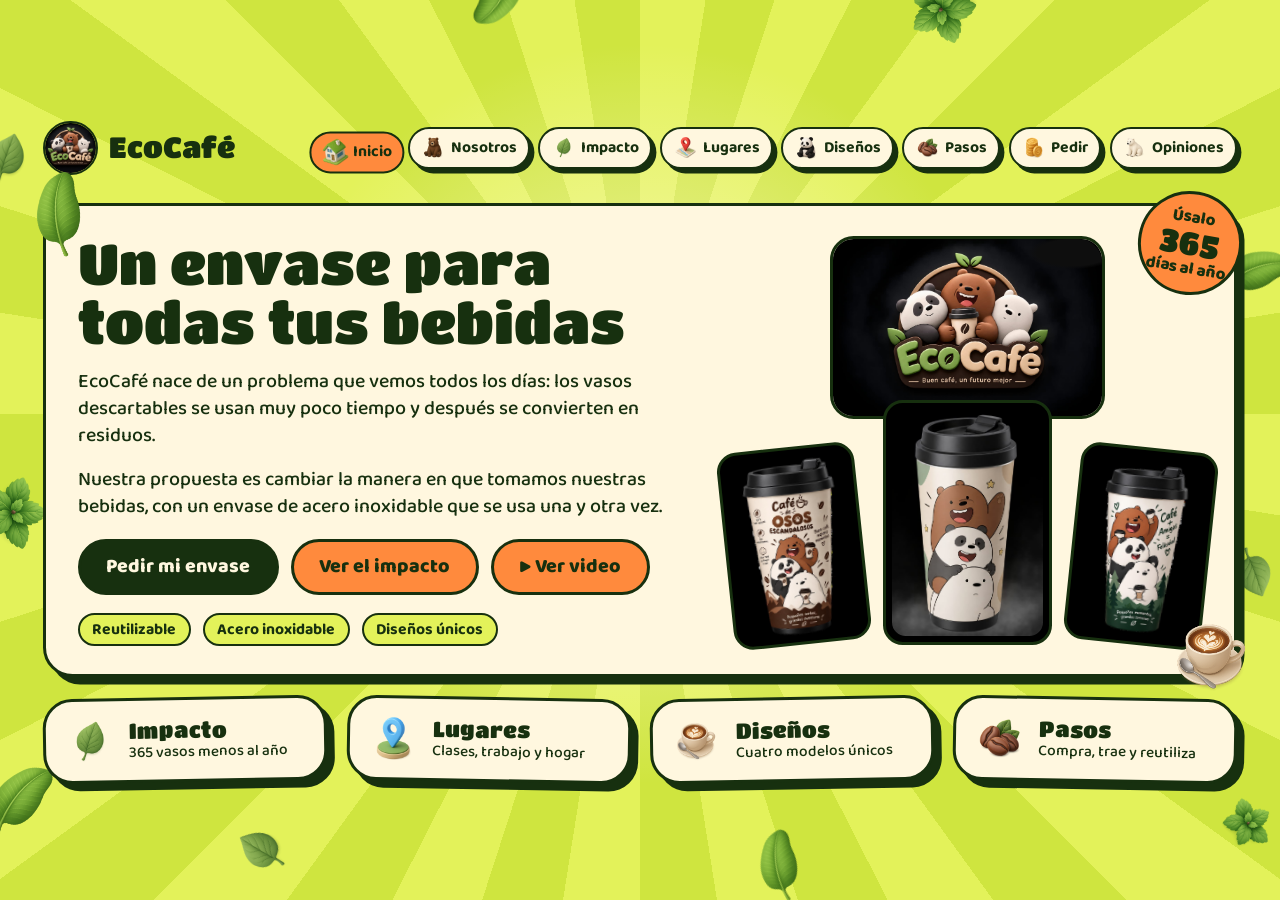
<file: index.html>
<!DOCTYPE html>
<html lang="es">
<head>
  <meta charset="utf-8">
  <meta name="viewport" content="width=device-width, initial-scale=1">
  <title>EcoCafé</title>
  <meta name="description" content="EcoCafé: envase de acero inoxidable con diseño único para tomar tus bebidas sin generar basura.">
  <link rel="icon" href="imagenes/logo.jpg">
  <link rel="preconnect" href="https://fonts.googleapis.com">
  <link rel="preconnect" href="https://fonts.gstatic.com" crossorigin>
  <link rel="stylesheet" href="https://fonts.googleapis.com/css2?family=Baloo+2:wght@500;700;800&family=Titan+One&display=swap">
  <link rel="stylesheet" href="estilos/base.css">
  <link rel="stylesheet" href="estilos/menu.css">
  <link rel="stylesheet" href="estilos/piezas.css">
  <link rel="stylesheet" href="estilos/inicio.css">
  <link rel="stylesheet" href="estilos/paginas.css">
  <link rel="stylesheet" href="estilos/adaptacion.css">
</head>
<body>
  <div class="fondo" aria-hidden="true"></div>

  <div class="lienzo">
    <header class="menu">
      <div class="marca"><img src="imagenes/logo.jpg" alt="">EcoCafé</div>
      <nav aria-label="Páginas">
        <a href="index.html" aria-current="page"><img src="imagenes/emoticones/casa.png" alt="">Inicio</a>
        <a href="paginas/nosotros.html"><img src="imagenes/emoticones/oso.png" alt="">Nosotros</a>
        <a href="paginas/impacto.html"><img src="imagenes/emoticones/hoja.png" alt="">Impacto</a>
        <a href="paginas/lugares.html"><img src="imagenes/emoticones/mapa.png" alt="">Lugares</a>
        <a href="paginas/disenos.html"><img src="imagenes/emoticones/panda.png" alt="">Diseños</a>
        <a href="paginas/pasos.html"><img src="imagenes/emoticones/granos.png" alt="">Pasos</a>
        <a href="paginas/pedir.html"><img src="imagenes/emoticones/monedas.png" alt="">Pedir</a>
        <a href="paginas/opiniones.html"><img src="imagenes/emoticones/oso-polar.png" alt="">Opiniones</a>
      </nav>
    </header>

    <main>
      <section class="pagina inicio" id="inicio">
        <div class="portada caja cols" style="--c:1.15fr .85fr">
          <div class="sello">Úsalo<b>365</b>días al año</div>
          <div class="portada-texto">
            <h1>Un envase para todas tus bebidas</h1>
            <p>EcoCafé nace de un problema que vemos todos los días: los vasos descartables se usan muy poco tiempo y después se convierten en residuos.</p>
            <p>Nuestra propuesta es cambiar la manera en que tomamos nuestras bebidas, con un envase de acero inoxidable que se usa una y otra vez.</p>
            <div class="botones">
              <a class="btn principal" href="paginas/pedir.html">Pedir mi envase</a>
              <a class="btn" href="paginas/impacto.html">Ver el impacto</a>
              <a class="btn ver-video" href="videos/envase-horizontal.mp4">▶ Ver video</a>
            </div>
            <div class="etiquetas"><span>Reutilizable</span><span>Acero inoxidable</span><span>Diseños únicos</span></div>
          </div>
          <div class="portada-fotos">
            <div class="logo-portada">
              <video src="videos/logo-animado.mp4" poster="imagenes/logo.jpg" autoplay muted loop playsinline aria-label="Logo animado de EcoCafé con tres osos y un vaso de café"></video>
              <span class="parche"></span>
              <a class="btn ver-video" href="videos/envase-vertical.mp4">▶ Ver video</a>
            </div>
            <div class="vasos">
              <div><div class="giro"><img src="imagenes/vaso-cafe.jpg" alt="Envase EcoCafé con diseño café"><img class="dorso" src="imagenes/vaso-frio.jpg" alt="Vaso EcoCafé para bebidas frías"></div></div>
              <div><video src="videos/vaso-girando.mp4" poster="imagenes/vaso-estrellas.jpg" autoplay muted loop playsinline aria-label="Envase EcoCafé con diseño de estrellas, girando"></video></div>
              <div><div class="giro"><img src="imagenes/vaso-bosque.jpg" alt="Envase EcoCafé con diseño de bosque"><img class="dorso" src="imagenes/vaso-estrellas.jpg" alt="Envase EcoCafé con diseño de estrellas"></div></div>
            </div>
          </div>
          <img class="adorno hoja" src="imagenes/emoticones/hoja-larga.png" alt="">
          <img class="adorno taza" src="imagenes/emoticones/taza.png" alt="">
        </div>
        <div class="cols inclinadas" style="--c:repeat(4,1fr)">
          <a class="caja acceso" href="paginas/impacto.html"><img class="emo" src="imagenes/emoticones/hoja.png" alt=""><span><b>Impacto</b><small>365 vasos menos al año</small></span></a>
          <a class="caja acceso" href="paginas/lugares.html"><img class="emo" src="imagenes/emoticones/pin.png" alt=""><span><b>Lugares</b><small>Clases, trabajo y hogar</small></span></a>
          <a class="caja acceso" href="paginas/disenos.html"><img class="emo" src="imagenes/emoticones/taza.png" alt=""><span><b>Diseños</b><small>Cuatro modelos únicos</small></span></a>
          <a class="caja acceso" href="paginas/pasos.html"><img class="emo" src="imagenes/emoticones/granos.png" alt=""><span><b>Pasos</b><small>Compra, trae y reutiliza</small></span></a>
        </div>
      </section>
    </main>
  </div>

  <div class="ventana-video" id="ventanaVideo" role="dialog" aria-label="Video del envase EcoCafé" hidden>
    <div class="marco">
      <video controls playsinline preload="none" poster="imagenes/video-envase-horizontal.jpg"></video>
      <button class="btn" type="button">✕ Cerrar</button>
    </div>
  </div>

  <script src="programas/animaciones.js"></script>
  <script src="programas/pestanas.js"></script>
  <script src="programas/teclado.js"></script>
  <script src="programas/fondo.js"></script>
  <script src="programas/video-portada.js"></script>
  <script src="programas/puente-conexiones.js" defer></script>
</body>
</html>
</file>
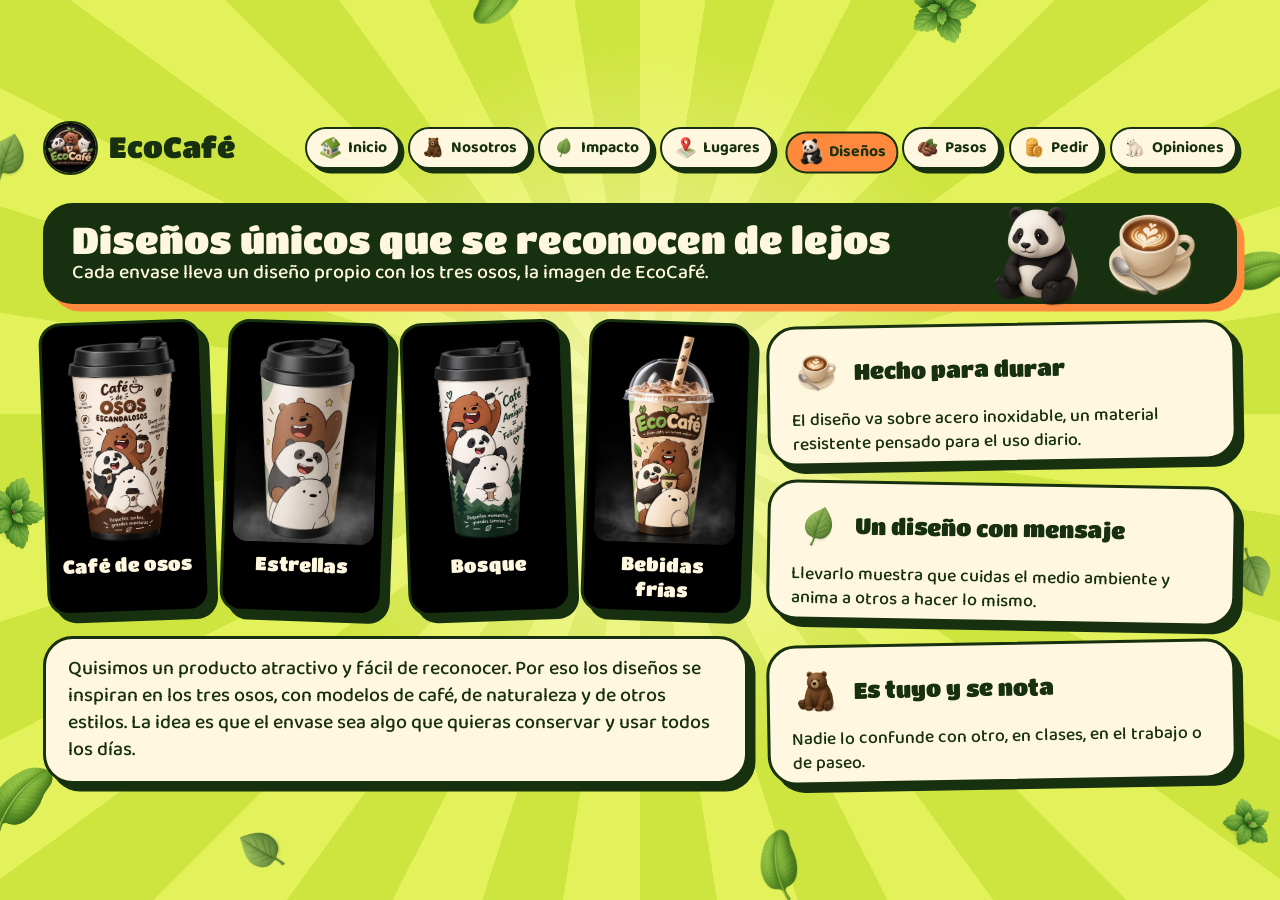
<file: paginas/disenos.html>
<!DOCTYPE html>
<html lang="es">
<head>
  <meta charset="utf-8">
  <meta name="viewport" content="width=device-width, initial-scale=1">
  <title>Diseños | EcoCafé</title>
  <meta name="description" content="EcoCafé: envase de acero inoxidable con diseño único para tomar tus bebidas sin generar basura.">
  <link rel="icon" href="../imagenes/logo.jpg">
  <link rel="preconnect" href="https://fonts.googleapis.com">
  <link rel="preconnect" href="https://fonts.gstatic.com" crossorigin>
  <link rel="stylesheet" href="https://fonts.googleapis.com/css2?family=Baloo+2:wght@500;700;800&family=Titan+One&display=swap">
  <link rel="stylesheet" href="../estilos/base.css">
  <link rel="stylesheet" href="../estilos/menu.css">
  <link rel="stylesheet" href="../estilos/piezas.css">
  <link rel="stylesheet" href="../estilos/inicio.css">
  <link rel="stylesheet" href="../estilos/paginas.css">
  <link rel="stylesheet" href="../estilos/adaptacion.css">
</head>
<body>
  <div class="fondo" aria-hidden="true"></div>

  <div class="lienzo">
    <header class="menu">
      <div class="marca"><img src="../imagenes/logo.jpg" alt="">EcoCafé</div>
      <nav aria-label="Páginas">
        <a href="../index.html"><img src="../imagenes/emoticones/casa.png" alt="">Inicio</a>
        <a href="nosotros.html"><img src="../imagenes/emoticones/oso.png" alt="">Nosotros</a>
        <a href="impacto.html"><img src="../imagenes/emoticones/hoja.png" alt="">Impacto</a>
        <a href="lugares.html"><img src="../imagenes/emoticones/mapa.png" alt="">Lugares</a>
        <a href="disenos.html" aria-current="page"><img src="../imagenes/emoticones/panda.png" alt="">Diseños</a>
        <a href="pasos.html"><img src="../imagenes/emoticones/granos.png" alt="">Pasos</a>
        <a href="pedir.html"><img src="../imagenes/emoticones/monedas.png" alt="">Pedir</a>
        <a href="opiniones.html"><img src="../imagenes/emoticones/oso-polar.png" alt="">Opiniones</a>
      </nav>
    </header>

    <main>
      <section class="pagina" id="disenos">
        <div class="banner">
          <h2>Diseños únicos que se reconocen de lejos</h2>
          <p>Cada envase lleva un diseño propio con los tres osos, la imagen de EcoCafé.</p>
          <div class="emoticones"><img src="../imagenes/emoticones/panda.png" alt=""><img src="../imagenes/emoticones/taza.png" alt=""></div>
        </div>
        <div class="cols" style="--c:1.5fr 1fr">
          <div class="pila centro" style="gap:1.1em">
            <div class="disenos">
              <figure><img src="../imagenes/vaso-cafe.jpg" alt="Envase EcoCafé con diseño café"><figcaption>Café de osos</figcaption></figure>
              <figure><img src="../imagenes/vaso-estrellas.jpg" alt="Envase EcoCafé con diseño de estrellas"><figcaption>Estrellas</figcaption></figure>
              <figure><img src="../imagenes/vaso-bosque.jpg" alt="Envase EcoCafé con diseño de bosque"><figcaption>Bosque</figcaption></figure>
              <figure><img src="../imagenes/vaso-frio.jpg" alt="Vaso EcoCafé para bebidas frías"><figcaption>Bebidas frías</figcaption></figure>
            </div>
            <div class="caja"><p>Quisimos un producto atractivo y fácil de reconocer. Por eso los diseños se inspiran en los tres osos, con modelos de café, de naturaleza y de otros estilos. La idea es que el envase sea algo que quieras conservar y usar todos los días.</p></div>
          </div>
          <div class="cols inclinadas" style="--c:1fr;align-content:center">
            <div class="caja pila"><div class="fila-emo"><img class="emo" src="../imagenes/emoticones/taza.png" alt=""><h3>Hecho para durar</h3></div><p class="chico">El diseño va sobre acero inoxidable, un material resistente pensado para el uso diario.</p></div>
            <div class="caja pila"><div class="fila-emo"><img class="emo" src="../imagenes/emoticones/hoja.png" alt=""><h3>Un diseño con mensaje</h3></div><p class="chico">Llevarlo muestra que cuidas el medio ambiente y anima a otros a hacer lo mismo.</p></div>
            <div class="caja pila"><div class="fila-emo"><img class="emo" src="../imagenes/emoticones/oso.png" alt=""><h3>Es tuyo y se nota</h3></div><p class="chico">Nadie lo confunde con otro, en clases, en el trabajo o de paseo.</p></div>
          </div>
        </div>
      </section>
    </main>
  </div>

  <script src="../programas/animaciones.js"></script>
  <script src="../programas/pestanas.js"></script>
  <script src="../programas/teclado.js"></script>
  <script src="../programas/fondo.js"></script>
  <script src="../programas/puente-conexiones.js" defer></script>
</body>
</html>
</file>
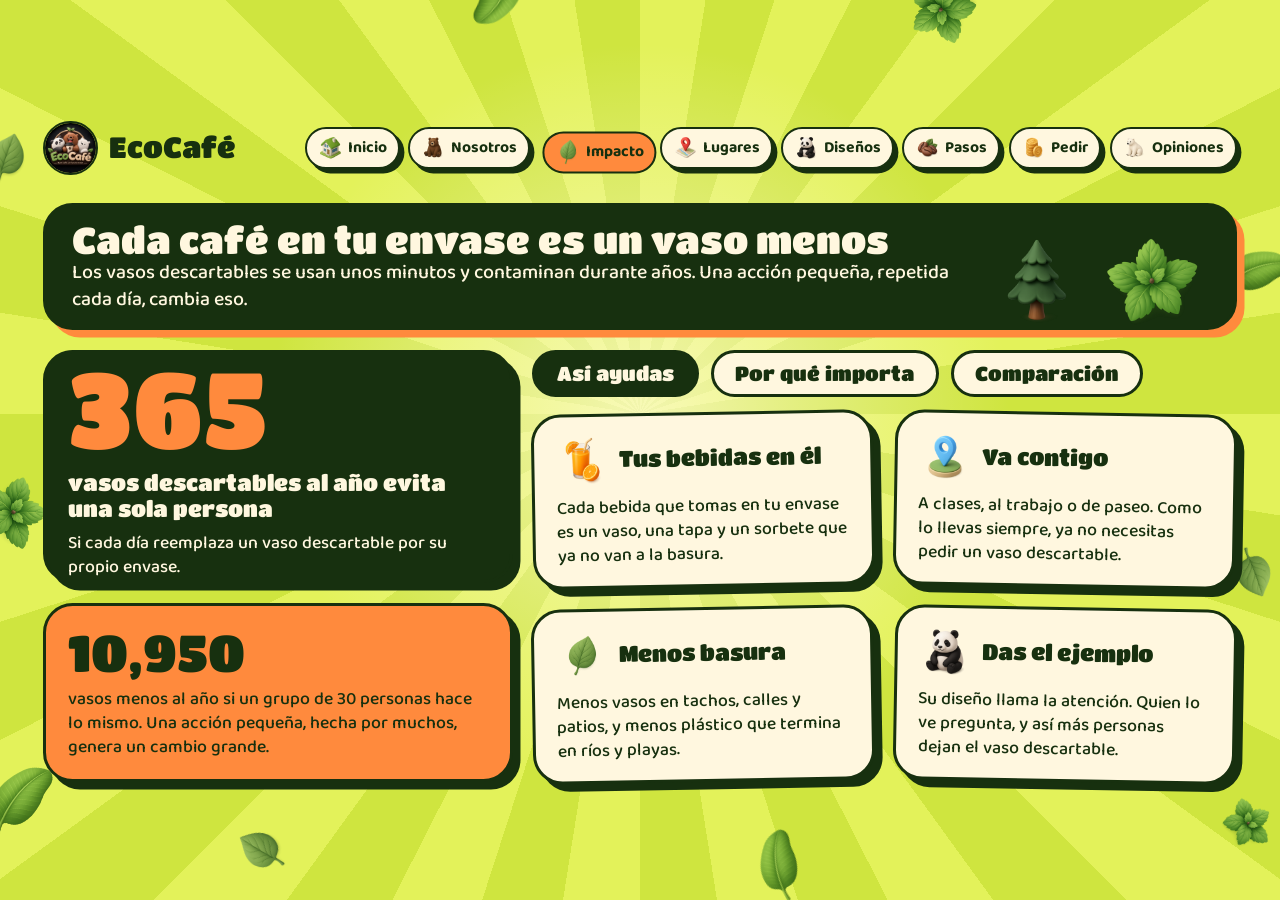
<file: paginas/impacto.html>
<!DOCTYPE html>
<html lang="es">
<head>
  <meta charset="utf-8">
  <meta name="viewport" content="width=device-width, initial-scale=1">
  <title>Impacto | EcoCafé</title>
  <meta name="description" content="EcoCafé: envase de acero inoxidable con diseño único para tomar tus bebidas sin generar basura.">
  <link rel="icon" href="../imagenes/logo.jpg">
  <link rel="preconnect" href="https://fonts.googleapis.com">
  <link rel="preconnect" href="https://fonts.gstatic.com" crossorigin>
  <link rel="stylesheet" href="https://fonts.googleapis.com/css2?family=Baloo+2:wght@500;700;800&family=Titan+One&display=swap">
  <link rel="stylesheet" href="../estilos/base.css">
  <link rel="stylesheet" href="../estilos/menu.css">
  <link rel="stylesheet" href="../estilos/piezas.css">
  <link rel="stylesheet" href="../estilos/inicio.css">
  <link rel="stylesheet" href="../estilos/paginas.css">
  <link rel="stylesheet" href="../estilos/adaptacion.css">
</head>
<body>
  <div class="fondo" aria-hidden="true"></div>

  <div class="lienzo">
    <header class="menu">
      <div class="marca"><img src="../imagenes/logo.jpg" alt="">EcoCafé</div>
      <nav aria-label="Páginas">
        <a href="../index.html"><img src="../imagenes/emoticones/casa.png" alt="">Inicio</a>
        <a href="nosotros.html"><img src="../imagenes/emoticones/oso.png" alt="">Nosotros</a>
        <a href="impacto.html" aria-current="page"><img src="../imagenes/emoticones/hoja.png" alt="">Impacto</a>
        <a href="lugares.html"><img src="../imagenes/emoticones/mapa.png" alt="">Lugares</a>
        <a href="disenos.html"><img src="../imagenes/emoticones/panda.png" alt="">Diseños</a>
        <a href="pasos.html"><img src="../imagenes/emoticones/granos.png" alt="">Pasos</a>
        <a href="pedir.html"><img src="../imagenes/emoticones/monedas.png" alt="">Pedir</a>
        <a href="opiniones.html"><img src="../imagenes/emoticones/oso-polar.png" alt="">Opiniones</a>
      </nav>
    </header>

    <main>
      <section class="pagina" id="impacto">
        <div class="banner">
          <h2>Cada café en tu envase es un vaso menos</h2>
          <p>Los vasos descartables se usan unos minutos y contaminan durante años. Una acción pequeña, repetida cada día, cambia eso.</p>
          <div class="emoticones"><img src="../imagenes/emoticones/pino.png" alt=""><img src="../imagenes/emoticones/menta.png" alt=""></div>
        </div>
        <div class="cols grupo" style="--c:.8fr 1.2fr">
          <div class="cols" style="--c:1fr;--filas:1.3fr 1fr">
            <div class="caja oscura pila centro">
              <div class="num gran-numero" data-contar="365">365</div>
              <h3>vasos descartables al año evita una sola persona</h3>
              <p class="chico">Si cada día reemplaza un vaso descartable por su propio envase.</p>
            </div>
            <div class="caja naranja pila centro">
              <div class="num numero-medio" data-contar="10950">10,950</div>
              <p class="chico">vasos menos al año si un grupo de 30 personas hace lo mismo. Una acción pequeña, hecha por muchos, genera un cambio grande.</p>
            </div>
          </div>
          <div class="pila" style="gap:.8em;min-height:0">
            <div class="pestanas" role="tablist">
              <button type="button" role="tab" data-pestana="ayuda" aria-selected="true">Así ayudas</button>
              <button type="button" role="tab" data-pestana="porque" aria-selected="false">Por qué importa</button>
              <button type="button" role="tab" data-pestana="comparacion" aria-selected="false">Comparación</button>
            </div>
            <div class="cols inclinadas" data-panel="ayuda" style="--c:1fr 1fr;flex:1">
              <div class="caja pila"><div class="fila-emo"><img class="emo" src="../imagenes/emoticones/jugo.png" alt=""><h3>Tus bebidas en él</h3></div><p class="chico">Cada bebida que tomas en tu envase es un vaso, una tapa y un sorbete que ya no van a la basura.</p></div>
              <div class="caja pila"><div class="fila-emo"><img class="emo" src="../imagenes/emoticones/pin.png" alt=""><h3>Va contigo</h3></div><p class="chico">A clases, al trabajo o de paseo. Como lo llevas siempre, ya no necesitas pedir un vaso descartable.</p></div>
              <div class="caja pila"><div class="fila-emo"><img class="emo" src="../imagenes/emoticones/hoja.png" alt=""><h3>Menos basura</h3></div><p class="chico">Menos vasos en tachos, calles y patios, y menos plástico que termina en ríos y playas.</p></div>
              <div class="caja pila"><div class="fila-emo"><img class="emo" src="../imagenes/emoticones/panda.png" alt=""><h3>Das el ejemplo</h3></div><p class="chico">Su diseño llama la atención. Quien lo ve pregunta, y así más personas dejan el vaso descartable.</p></div>
            </div>
            <div class="pila" data-panel="porque" style="gap:1em;flex:1" hidden>
              <div class="caja pila"><h3>El problema del vaso descartable</h3><p>Parece de papel, pero por dentro lleva una capa de plástico que hace muy difícil reciclarlo. Casi siempre termina en la basura, junto con su tapa y su sorbete.</p></div>
              <div class="caja naranja pila"><h3>Por qué acero inoxidable</h3><ul><li>Dura años y no se rompe si se cae.</li><li>No guarda olores ni cambia el sabor.</li><li>Se lava fácil con agua y jabón.</li><li>Cuando ya no sirve, se recicla.</li></ul></div>
            </div>
            <div class="cols" data-panel="comparacion" style="--c:1fr 1fr;flex:1" hidden>
              <div class="caja naranja pila"><h3>Vaso descartable</h3><ul><li>Se usa una sola vez.</li><li>Trae tapa y sorbete de plástico.</li><li>Va directo a la basura.</li><li>Cada bebida genera un residuo nuevo.</li></ul></div>
              <div class="caja oscura pila"><h3>Envase EcoCafé</h3><ul><li>Se usa todos los días, por años.</li><li>Es de acero inoxidable.</li><li>Se lava y se vuelve a llenar.</li><li>Un envase reemplaza cientos de vasos.</li></ul></div>
            </div>
          </div>
        </div>
      </section>
    </main>
  </div>

  <script src="../programas/animaciones.js"></script>
  <script src="../programas/pestanas.js"></script>
  <script src="../programas/teclado.js"></script>
  <script src="../programas/fondo.js"></script>
  <script src="../programas/puente-conexiones.js" defer></script>
</body>
</html>
</file>
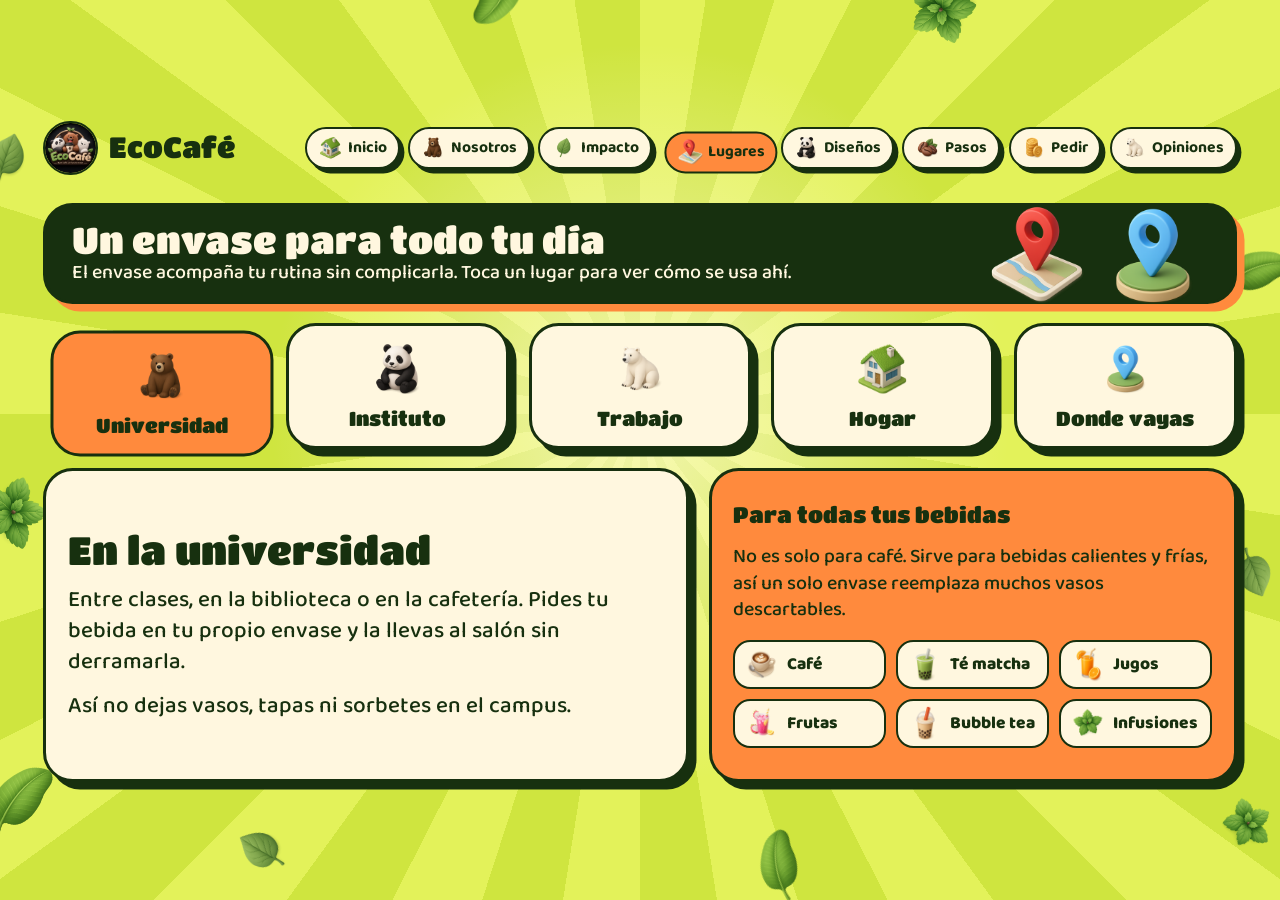
<file: paginas/lugares.html>
<!DOCTYPE html>
<html lang="es">
<head>
  <meta charset="utf-8">
  <meta name="viewport" content="width=device-width, initial-scale=1">
  <title>Lugares | EcoCafé</title>
  <meta name="description" content="EcoCafé: envase de acero inoxidable con diseño único para tomar tus bebidas sin generar basura.">
  <link rel="icon" href="../imagenes/logo.jpg">
  <link rel="preconnect" href="https://fonts.googleapis.com">
  <link rel="preconnect" href="https://fonts.gstatic.com" crossorigin>
  <link rel="stylesheet" href="https://fonts.googleapis.com/css2?family=Baloo+2:wght@500;700;800&family=Titan+One&display=swap">
  <link rel="stylesheet" href="../estilos/base.css">
  <link rel="stylesheet" href="../estilos/menu.css">
  <link rel="stylesheet" href="../estilos/piezas.css">
  <link rel="stylesheet" href="../estilos/inicio.css">
  <link rel="stylesheet" href="../estilos/paginas.css">
  <link rel="stylesheet" href="../estilos/adaptacion.css">
</head>
<body>
  <div class="fondo" aria-hidden="true"></div>

  <div class="lienzo">
    <header class="menu">
      <div class="marca"><img src="../imagenes/logo.jpg" alt="">EcoCafé</div>
      <nav aria-label="Páginas">
        <a href="../index.html"><img src="../imagenes/emoticones/casa.png" alt="">Inicio</a>
        <a href="nosotros.html"><img src="../imagenes/emoticones/oso.png" alt="">Nosotros</a>
        <a href="impacto.html"><img src="../imagenes/emoticones/hoja.png" alt="">Impacto</a>
        <a href="lugares.html" aria-current="page"><img src="../imagenes/emoticones/mapa.png" alt="">Lugares</a>
        <a href="disenos.html"><img src="../imagenes/emoticones/panda.png" alt="">Diseños</a>
        <a href="pasos.html"><img src="../imagenes/emoticones/granos.png" alt="">Pasos</a>
        <a href="pedir.html"><img src="../imagenes/emoticones/monedas.png" alt="">Pedir</a>
        <a href="opiniones.html"><img src="../imagenes/emoticones/oso-polar.png" alt="">Opiniones</a>
      </nav>
    </header>

    <main>
      <section class="pagina" id="lugares">
        <div class="banner">
          <h2>Un envase para todo tu día</h2>
          <p>El envase acompaña tu rutina sin complicarla. Toca un lugar para ver cómo se usa ahí.</p>
          <div class="emoticones"><img src="../imagenes/emoticones/mapa.png" alt=""><img src="../imagenes/emoticones/pin.png" alt=""></div>
        </div>
        <div class="grupo cols" style="--c:1fr;--filas:auto minmax(0,1fr)">
          <div class="lugares" role="tablist">
            <button type="button" role="tab" data-pestana="universidad" aria-selected="true"><img class="emo" src="../imagenes/emoticones/oso.png" alt="">Universidad</button>
            <button type="button" role="tab" data-pestana="instituto" aria-selected="false"><img class="emo" src="../imagenes/emoticones/panda.png" alt="">Instituto</button>
            <button type="button" role="tab" data-pestana="trabajo" aria-selected="false"><img class="emo" src="../imagenes/emoticones/oso-polar.png" alt="">Trabajo</button>
            <button type="button" role="tab" data-pestana="hogar" aria-selected="false"><img class="emo" src="../imagenes/emoticones/casa.png" alt="">Hogar</button>
            <button type="button" role="tab" data-pestana="donde" aria-selected="false"><img class="emo" src="../imagenes/emoticones/pin.png" alt="">Donde vayas</button>
          </div>
          <div class="cols" style="--c:1.1fr .9fr">
            <div class="caja pila centro detalle">
              <div class="pila" data-panel="universidad" style="gap:.7em"><h2>En la universidad</h2><p>Entre clases, en la biblioteca o en la cafetería. Pides tu bebida en tu propio envase y la llevas al salón sin derramarla.</p><p>Así no dejas vasos, tapas ni sorbetes en el campus.</p></div>
              <div class="pila" data-panel="instituto" style="gap:.7em" hidden><h2>En el instituto</h2><p>Va en la mochila junto a tus cuadernos. Lo traes en el recreo o a la salida y te sirven en tu propio envase.</p><p>Te acompaña toda la jornada de clases sin generar basura.</p></div>
              <div class="pila" data-panel="trabajo" style="gap:.7em" hidden><h2>En el trabajo</h2><p>Lo tienes en tu escritorio todo el día. Lo llenas las veces que quieras sin usar un solo vaso descartable.</p><p>Como es de acero inoxidable, resiste el uso diario y se lava fácil al terminar.</p></div>
              <div class="pila" data-panel="hogar" style="gap:.7em" hidden><h2>En el hogar</h2><p>No hace falta comprar café para usarlo. Lo recargas en casa con lo que tú prepares y sales con él.</p><p>Sirve para el desayuno, para estudiar o para ver una película.</p></div>
              <div class="pila" data-panel="donde" style="gap:.7em" hidden><h2>Donde vayas</h2><p>De paseo, de viaje o haciendo deporte. Cierra con tapa y va contigo a cualquier lugar.</p><p>Así reduces el uso de descartables sin que sea algo complicado.</p></div>
            </div>
            <div class="caja naranja pila centro" style="gap:.8em">
              <h3>Para todas tus bebidas</h3>
              <p>No es solo para café. Sirve para bebidas calientes y frías, así un solo envase reemplaza muchos vasos descartables.</p>
              <div class="bebidas">
                <span><img class="emo" src="../imagenes/emoticones/taza.png" alt="">Café</span>
                <span><img class="emo" src="../imagenes/emoticones/matcha.png" alt="">Té matcha</span>
                <span><img class="emo" src="../imagenes/emoticones/jugo.png" alt="">Jugos</span>
                <span><img class="emo" src="../imagenes/emoticones/bebida-fruta.png" alt="">Frutas</span>
                <span><img class="emo" src="../imagenes/emoticones/bubble-tea.png" alt="">Bubble tea</span>
                <span><img class="emo" src="../imagenes/emoticones/menta.png" alt="">Infusiones</span>
              </div>
            </div>
          </div>
        </div>
      </section>
    </main>
  </div>

  <script src="../programas/animaciones.js"></script>
  <script src="../programas/pestanas.js"></script>
  <script src="../programas/teclado.js"></script>
  <script src="../programas/fondo.js"></script>
  <script src="../programas/puente-conexiones.js" defer></script>
</body>
</html>
</file>
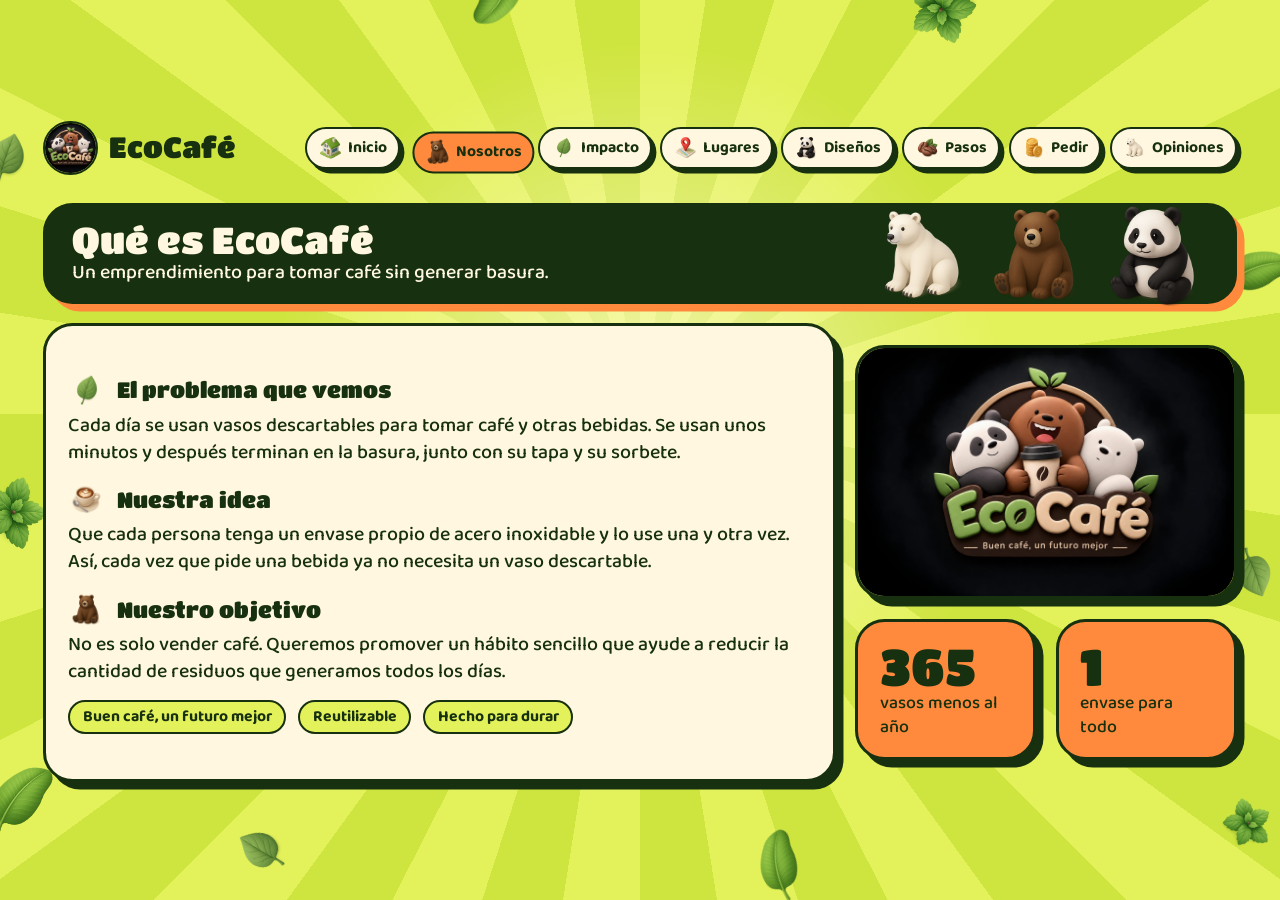
<file: paginas/nosotros.html>
<!DOCTYPE html>
<html lang="es">
<head>
  <meta charset="utf-8">
  <meta name="viewport" content="width=device-width, initial-scale=1">
  <title>Nosotros | EcoCafé</title>
  <meta name="description" content="EcoCafé: envase de acero inoxidable con diseño único para tomar tus bebidas sin generar basura.">
  <link rel="icon" href="../imagenes/logo.jpg">
  <link rel="preconnect" href="https://fonts.googleapis.com">
  <link rel="preconnect" href="https://fonts.gstatic.com" crossorigin>
  <link rel="stylesheet" href="https://fonts.googleapis.com/css2?family=Baloo+2:wght@500;700;800&family=Titan+One&display=swap">
  <link rel="stylesheet" href="../estilos/base.css">
  <link rel="stylesheet" href="../estilos/menu.css">
  <link rel="stylesheet" href="../estilos/piezas.css">
  <link rel="stylesheet" href="../estilos/inicio.css">
  <link rel="stylesheet" href="../estilos/paginas.css">
  <link rel="stylesheet" href="../estilos/adaptacion.css">
</head>
<body>
  <div class="fondo" aria-hidden="true"></div>

  <div class="lienzo">
    <header class="menu">
      <div class="marca"><img src="../imagenes/logo.jpg" alt="">EcoCafé</div>
      <nav aria-label="Páginas">
        <a href="../index.html"><img src="../imagenes/emoticones/casa.png" alt="">Inicio</a>
        <a href="nosotros.html" aria-current="page"><img src="../imagenes/emoticones/oso.png" alt="">Nosotros</a>
        <a href="impacto.html"><img src="../imagenes/emoticones/hoja.png" alt="">Impacto</a>
        <a href="lugares.html"><img src="../imagenes/emoticones/mapa.png" alt="">Lugares</a>
        <a href="disenos.html"><img src="../imagenes/emoticones/panda.png" alt="">Diseños</a>
        <a href="pasos.html"><img src="../imagenes/emoticones/granos.png" alt="">Pasos</a>
        <a href="pedir.html"><img src="../imagenes/emoticones/monedas.png" alt="">Pedir</a>
        <a href="opiniones.html"><img src="../imagenes/emoticones/oso-polar.png" alt="">Opiniones</a>
      </nav>
    </header>

    <main>
      <section class="pagina" id="nosotros">
        <div class="banner">
          <h2>Qué es EcoCafé</h2>
          <p>Un emprendimiento para tomar café sin generar basura.</p>
          <div class="emoticones"><img src="../imagenes/emoticones/oso-polar.png" alt=""><img src="../imagenes/emoticones/oso.png" alt=""><img src="../imagenes/emoticones/panda.png" alt=""></div>
        </div>
        <div class="cols" style="--c:1.35fr .65fr">
          <div class="caja pila centro" style="gap:.75em">
            <div class="pila" style="gap:.2em">
              <div class="fila-emo"><img class="emo chica" src="../imagenes/emoticones/hoja.png" alt=""><h3>El problema que vemos</h3></div>
              <p>Cada día se usan vasos descartables para tomar café y otras bebidas. Se usan unos minutos y después terminan en la basura, junto con su tapa y su sorbete.</p>
            </div>
            <div class="pila" style="gap:.2em">
              <div class="fila-emo"><img class="emo chica" src="../imagenes/emoticones/taza.png" alt=""><h3>Nuestra idea</h3></div>
              <p>Que cada persona tenga un envase propio de acero inoxidable y lo use una y otra vez. Así, cada vez que pide una bebida ya no necesita un vaso descartable.</p>
            </div>
            <div class="pila" style="gap:.2em">
              <div class="fila-emo"><img class="emo chica" src="../imagenes/emoticones/oso.png" alt=""><h3>Nuestro objetivo</h3></div>
              <p>No es solo vender café. Queremos promover un hábito sencillo que ayude a reducir la cantidad de residuos que generamos todos los días.</p>
            </div>
            <div class="etiquetas"><span>Buen café, un futuro mejor</span><span>Reutilizable</span><span>Hecho para durar</span></div>
          </div>
          <div class="pila centro" style="gap:1em">
            <img class="logo-grande" src="../imagenes/logo.jpg" alt="Logo de EcoCafé con tres osos y un vaso de café">
            <div class="cols" style="--c:1fr 1fr">
              <div class="caja naranja"><div class="num numero-medio">365</div><p class="chico">vasos menos al año</p></div>
              <div class="caja naranja"><div class="num numero-medio">1</div><p class="chico">envase para todo</p></div>
            </div>
          </div>
        </div>
      </section>
    </main>
  </div>

  <script src="../programas/animaciones.js"></script>
  <script src="../programas/pestanas.js"></script>
  <script src="../programas/teclado.js"></script>
  <script src="../programas/fondo.js"></script>
  <script src="../programas/puente-conexiones.js" defer></script>
</body>
</html>
</file>
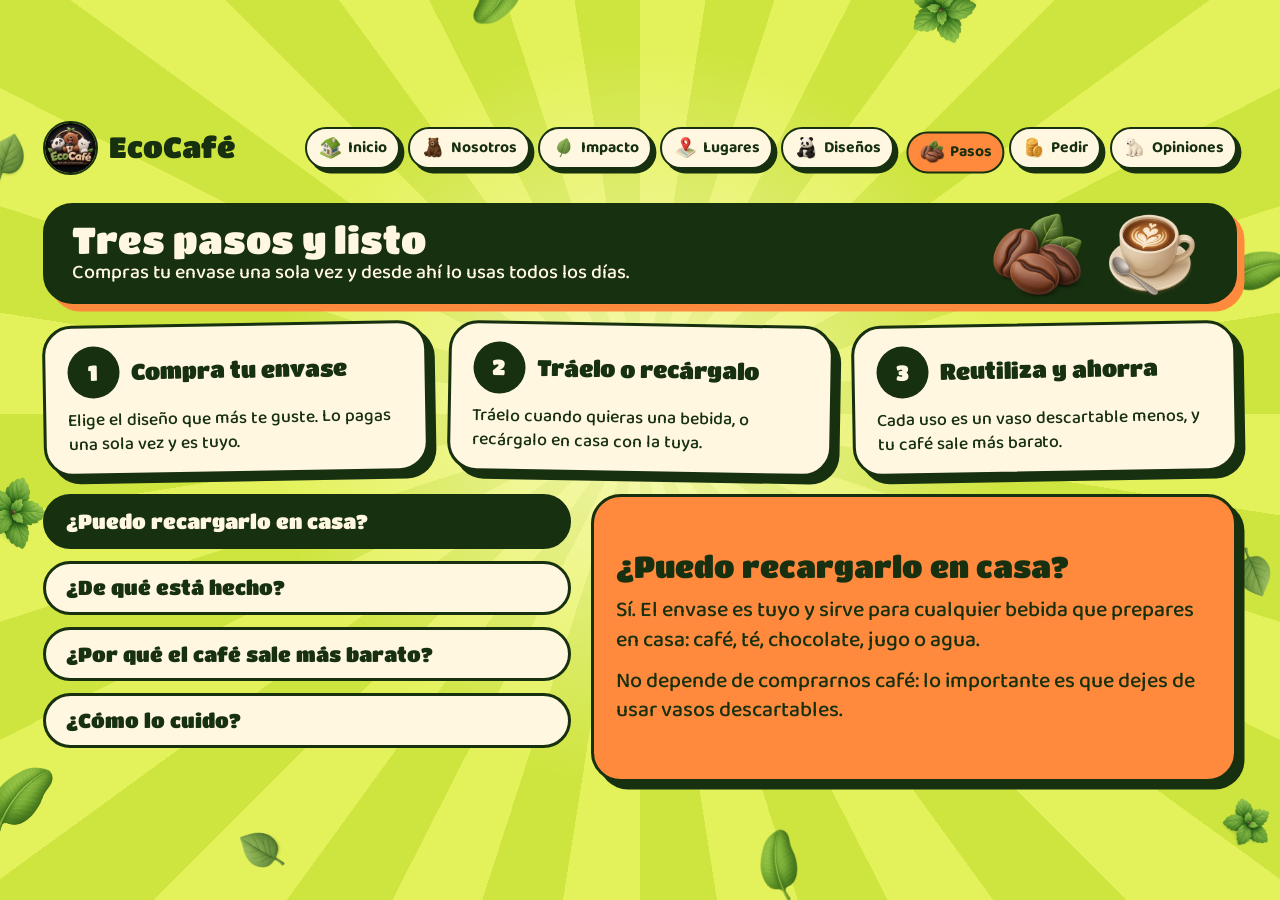
<file: paginas/pasos.html>
<!DOCTYPE html>
<html lang="es">
<head>
  <meta charset="utf-8">
  <meta name="viewport" content="width=device-width, initial-scale=1">
  <title>Pasos | EcoCafé</title>
  <meta name="description" content="EcoCafé: envase de acero inoxidable con diseño único para tomar tus bebidas sin generar basura.">
  <link rel="icon" href="../imagenes/logo.jpg">
  <link rel="preconnect" href="https://fonts.googleapis.com">
  <link rel="preconnect" href="https://fonts.gstatic.com" crossorigin>
  <link rel="stylesheet" href="https://fonts.googleapis.com/css2?family=Baloo+2:wght@500;700;800&family=Titan+One&display=swap">
  <link rel="stylesheet" href="../estilos/base.css">
  <link rel="stylesheet" href="../estilos/menu.css">
  <link rel="stylesheet" href="../estilos/piezas.css">
  <link rel="stylesheet" href="../estilos/inicio.css">
  <link rel="stylesheet" href="../estilos/paginas.css">
  <link rel="stylesheet" href="../estilos/adaptacion.css">
</head>
<body>
  <div class="fondo" aria-hidden="true"></div>

  <div class="lienzo">
    <header class="menu">
      <div class="marca"><img src="../imagenes/logo.jpg" alt="">EcoCafé</div>
      <nav aria-label="Páginas">
        <a href="../index.html"><img src="../imagenes/emoticones/casa.png" alt="">Inicio</a>
        <a href="nosotros.html"><img src="../imagenes/emoticones/oso.png" alt="">Nosotros</a>
        <a href="impacto.html"><img src="../imagenes/emoticones/hoja.png" alt="">Impacto</a>
        <a href="lugares.html"><img src="../imagenes/emoticones/mapa.png" alt="">Lugares</a>
        <a href="disenos.html"><img src="../imagenes/emoticones/panda.png" alt="">Diseños</a>
        <a href="pasos.html" aria-current="page"><img src="../imagenes/emoticones/granos.png" alt="">Pasos</a>
        <a href="pedir.html"><img src="../imagenes/emoticones/monedas.png" alt="">Pedir</a>
        <a href="opiniones.html"><img src="../imagenes/emoticones/oso-polar.png" alt="">Opiniones</a>
      </nav>
    </header>

    <main>
      <section class="pagina" id="pasos">
        <div class="banner">
          <h2>Tres pasos y listo</h2>
          <p>Compras tu envase una sola vez y desde ahí lo usas todos los días.</p>
          <div class="emoticones"><img src="../imagenes/emoticones/granos.png" alt=""><img src="../imagenes/emoticones/taza.png" alt=""></div>
        </div>
        <div class="cols" style="--c:1fr;--filas:auto minmax(0,1fr)">
          <div class="cols inclinadas" style="--c:repeat(3,1fr)">
            <div class="caja pila"><div class="fila-emo"><span class="numero-paso">1</span><h3>Compra tu envase</h3></div><p class="chico">Elige el diseño que más te guste. Lo pagas una sola vez y es tuyo.</p></div>
            <div class="caja pila"><div class="fila-emo"><span class="numero-paso">2</span><h3>Tráelo o recárgalo</h3></div><p class="chico">Tráelo cuando quieras una bebida, o recárgalo en casa con la tuya.</p></div>
            <div class="caja pila"><div class="fila-emo"><span class="numero-paso">3</span><h3>Reutiliza y ahorra</h3></div><p class="chico">Cada uso es un vaso descartable menos, y tu café sale más barato.</p></div>
          </div>
          <div class="cols grupo" style="--c:.9fr 1.1fr">
            <div class="pestanas vertical" role="tablist">
              <button type="button" role="tab" data-pestana="casa" aria-selected="true">¿Puedo recargarlo en casa?</button>
              <button type="button" role="tab" data-pestana="material" aria-selected="false">¿De qué está hecho?</button>
              <button type="button" role="tab" data-pestana="barato" aria-selected="false">¿Por qué el café sale más barato?</button>
              <button type="button" role="tab" data-pestana="cuidado" aria-selected="false">¿Cómo lo cuido?</button>
            </div>
            <div class="caja naranja pila centro respuesta">
              <div class="pila" data-panel="casa" style="gap:.6em"><h2>¿Puedo recargarlo en casa?</h2><p>Sí. El envase es tuyo y sirve para cualquier bebida que prepares en casa: café, té, chocolate, jugo o agua.</p><p>No depende de comprarnos café: lo importante es que dejes de usar vasos descartables.</p></div>
              <div class="pila" data-panel="material" style="gap:.6em" hidden><h2>¿De qué está hecho?</h2><p>De acero inoxidable, un material resistente que dura años y no guarda olores ni sabores.</p><p>No se rompe si se cae y, cuando ya no sirve, se puede reciclar.</p></div>
              <div class="pila" data-panel="barato" style="gap:.6em" hidden><h2>¿Por qué el café sale más barato?</h2><p>Porque ya no usamos vaso, tapa ni sorbete descartable. Ese ahorro se descuenta de tu café.</p><p>Los precios están en la última página.</p></div>
              <div class="pila" data-panel="cuidado" style="gap:.6em" hidden><h2>¿Cómo lo cuido?</h2><p>Lávalo con agua y jabón después de usarlo y déjalo secar destapado. Así queda listo para el día siguiente.</p><p>Con ese cuidado sencillo te acompaña durante años.</p></div>
            </div>
          </div>
        </div>
      </section>
    </main>
  </div>

  <script src="../programas/animaciones.js"></script>
  <script src="../programas/pestanas.js"></script>
  <script src="../programas/teclado.js"></script>
  <script src="../programas/fondo.js"></script>
  <script src="../programas/puente-conexiones.js" defer></script>
</body>
</html>
</file>
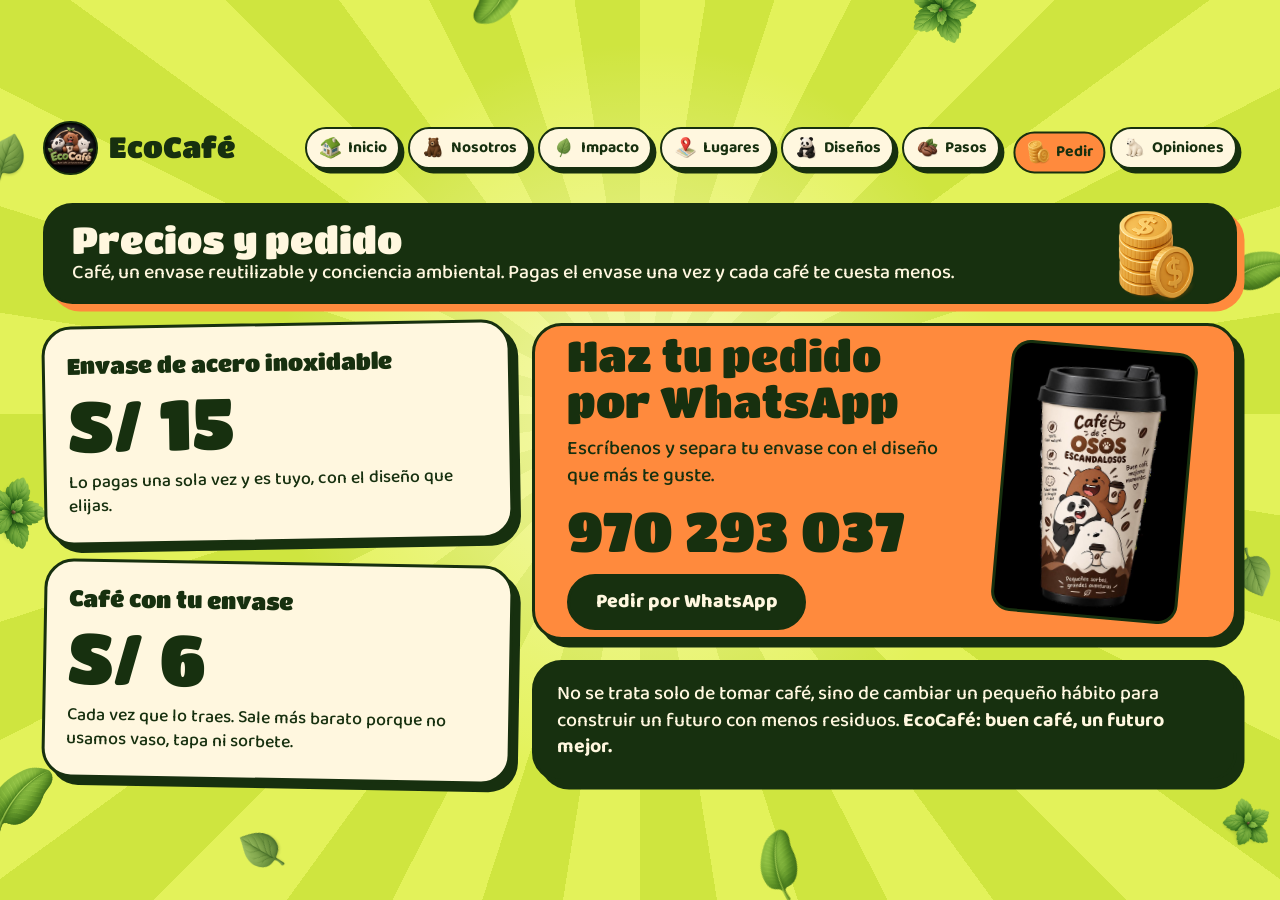
<file: paginas/pedir.html>
<!DOCTYPE html>
<html lang="es">
<head>
  <meta charset="utf-8">
  <meta name="viewport" content="width=device-width, initial-scale=1">
  <title>Precios y pedido | EcoCafé</title>
  <meta name="description" content="EcoCafé: envase de acero inoxidable con diseño único para tomar tus bebidas sin generar basura. Envase S/ 15, café S/ 6 con tu envase.">
  <link rel="icon" href="../imagenes/logo.jpg">
  <link rel="preconnect" href="https://fonts.googleapis.com">
  <link rel="preconnect" href="https://fonts.gstatic.com" crossorigin>
  <link rel="stylesheet" href="https://fonts.googleapis.com/css2?family=Baloo+2:wght@500;700;800&family=Titan+One&display=swap">
  <link rel="stylesheet" href="../estilos/base.css">
  <link rel="stylesheet" href="../estilos/menu.css">
  <link rel="stylesheet" href="../estilos/piezas.css">
  <link rel="stylesheet" href="../estilos/inicio.css">
  <link rel="stylesheet" href="../estilos/paginas.css">
  <link rel="stylesheet" href="../estilos/adaptacion.css">
</head>
<body>
  <div class="fondo" aria-hidden="true"></div>

  <div class="lienzo">
    <header class="menu">
      <div class="marca"><img src="../imagenes/logo.jpg" alt="">EcoCafé</div>
      <nav aria-label="Páginas">
        <a href="../index.html"><img src="../imagenes/emoticones/casa.png" alt="">Inicio</a>
        <a href="nosotros.html"><img src="../imagenes/emoticones/oso.png" alt="">Nosotros</a>
        <a href="impacto.html"><img src="../imagenes/emoticones/hoja.png" alt="">Impacto</a>
        <a href="lugares.html"><img src="../imagenes/emoticones/mapa.png" alt="">Lugares</a>
        <a href="disenos.html"><img src="../imagenes/emoticones/panda.png" alt="">Diseños</a>
        <a href="pasos.html"><img src="../imagenes/emoticones/granos.png" alt="">Pasos</a>
        <a href="pedir.html" aria-current="page"><img src="../imagenes/emoticones/monedas.png" alt="">Pedir</a>
        <a href="opiniones.html"><img src="../imagenes/emoticones/oso-polar.png" alt="">Opiniones</a>
      </nav>
    </header>

    <main>
      <section class="pagina" id="pedir">
        <div class="banner">
          <h2>Precios y pedido</h2>
          <p>Café, un envase reutilizable y conciencia ambiental. Pagas el envase una vez y cada café te cuesta menos.</p>
          <div class="emoticones"><img src="../imagenes/emoticones/monedas.png" alt=""></div>
        </div>
        <div class="cols" style="--c:.8fr 1.2fr">
          <div class="cols inclinadas" style="--c:1fr;--filas:1fr 1fr">
            <div class="caja precio pila centro"><h3>Envase de acero inoxidable</h3><div class="num">S/ 15</div><p class="chico">Lo pagas una sola vez y es tuyo, con el diseño que elijas.</p></div>
            <div class="caja precio pila centro"><h3>Café con tu envase</h3><div class="num">S/ 6</div><p class="chico">Cada vez que lo traes. Sale más barato porque no usamos vaso, tapa ni sorbete.</p></div>
          </div>
          <div class="cols" style="--c:1fr;--filas:minmax(0,1fr) auto">
            <div class="caja naranja pedido cols" style="--c:1.3fr .7fr">
              <div class="pila centro" style="gap:.6em;align-items:flex-start">
                <h2>Haz tu pedido por WhatsApp</h2>
                <p>Escríbenos y separa tu envase con el diseño que más te guste.</p>
                <p class="fono">970 293 037</p>
                <a class="btn principal" href="https://wa.me/51970293037?text=Hola%20EcoCaf%C3%A9%2C%20quiero%20pedir%20mi%20envase" target="_blank" rel="noopener">Pedir por WhatsApp</a>
              </div>
              <div class="foto-pedido"><img src="../imagenes/vaso-cafe.jpg" alt="Envase EcoCafé con diseño café"></div>
            </div>
            <div class="caja oscura"><p>No se trata solo de tomar café, sino de cambiar un pequeño hábito para construir un futuro con menos residuos. <strong>EcoCafé: buen café, un futuro mejor.</strong></p></div>
          </div>
        </div>
      </section>
    </main>
  </div>

  <script src="../programas/animaciones.js"></script>
  <script src="../programas/pestanas.js"></script>
  <script src="../programas/teclado.js"></script>
  <script src="../programas/fondo.js"></script>
  <script src="../programas/puente-conexiones.js" defer></script>
</body>
</html>
</file>
<file: estilos/base.css>
/* Cada página ocupa una pantalla 16:9 que se agranda o achica completa, sin scroll.
   Todo se mide en "em" para que escale junto con el tamaño de letra del body. */
:root {
  --fondo: #e3f25a;
  --mancha: #cfe53f;
  --tinta: #17300f;
  --crema: #fff7df;
  --naranja: #ff8a3d;
  --negro-foto: #000;
  --titulos: "Titan One", system-ui, sans-serif;
  --texto: "Baloo 2", system-ui, sans-serif;
  --radio: 1.5em;
  --borde: .19em solid var(--tinta);
  --sombra: .38em .38em 0 var(--tinta);
  --salida: cubic-bezier(0.23, 1, 0.32, 1);
  --vaiven: cubic-bezier(0.77, 0, 0.175, 1);
}

* { box-sizing: border-box; }
[hidden] { display: none !important; }

html, body { height: 100%; margin: 0; }
body {
  font-family: var(--texto);
  font-weight: 500;
  font-size: min(1.5385vw, 2.735vh);
  line-height: 1.36;
  color: var(--tinta);
  background: var(--fondo);
  display: grid;
  place-items: center;
  overflow: hidden;
}
h1, h2, h3, p, ul, figure { margin: 0; }
ul { padding-left: 1.1em; display: flex; flex-direction: column; gap: .2em; }
button { font: inherit; color: inherit; cursor: pointer; }
button:focus-visible, a:focus-visible { outline: .19em solid var(--tinta); outline-offset: .15em; }
h1, h2, h3, .num, .marca, .fono, figcaption, .pestanas button, .acceso b, .lugares button { font-family: var(--titulos); font-weight: 400; }
h3 { font-size: 1.14em; line-height: 1.15; }
.chico { font-size: .9em; }

/* fondo: rayos de dos verdes que giran muy despacio, como un afiche, un resplandor claro al centro
   y hojas que se mecen en los bordes */
.fondo { position: fixed; inset: 0; z-index: -1; overflow: hidden; pointer-events: none; }
.fondo::before, .fondo::after { content: ""; position: absolute; }
.fondo::before { left: 50%; top: 46%; width: 150vmax; height: 150vmax; margin: -75vmax 0 0 -75vmax; background: repeating-conic-gradient(var(--fondo) 0deg 9deg, var(--mancha) 9deg 18deg); animation: rayos 140s linear infinite; }
.fondo::after { inset: 0; background: radial-gradient(circle at 50% 46%, rgba(255, 252, 214, .75), rgba(227, 242, 90, 0) 46%); }
.fondo img { position: absolute; height: auto; rotate: var(--giro); animation: mecer var(--tiempo) var(--vaiven) infinite alternate; }

@keyframes mecer { to { transform: rotate(18deg) translateY(-.7em); } }
@keyframes flotar { to { transform: translateY(-.5em); } }
@keyframes menear { to { transform: rotate(-16deg); } }
@keyframes rayos { to { transform: rotate(360deg); } }
@keyframes vuelta {
  0%, 36% { transform: perspective(40em) rotateY(0deg); animation-timing-function: var(--vaiven); }
  50%, 86% { transform: perspective(40em) rotateY(180deg); animation-timing-function: var(--vaiven); }
  100% { transform: perspective(40em) rotateY(360deg); }
}
@keyframes alzar { 0%, 36%, 50%, 86%, 100% { scale: 1; } 43%, 93% { scale: 1.16; } }
@keyframes destello { 0%, 13%, 50%, 63%, 100% { opacity: 0; } 4%, 54% { opacity: .9; } }
@keyframes ladear { from { transform: perspective(30em) rotateY(-10deg); } to { transform: perspective(30em) rotateY(10deg); } }

/* Al pasar de una página a otra, el contenido se funde con el anterior en vez de aparecer de golpe.
   El menú se queda quieto en su sitio. */
@view-transition { navigation: auto; }
.menu { view-transition-name: menu; }
::view-transition-old(root), ::view-transition-new(root) { animation-duration: 200ms; }

/* lienzo: en una pantalla 16:9 mide justo el ancho de la pantalla (65em). Si la ventana es más ancha
   que eso (por ejemplo, el navegador sin pantalla completa), se estira para no dejar huecos a los lados. */
.lienzo { width: clamp(65em, 100vw, 92em); height: 36.5em; padding: 1.2em 2.2em 1.4em; display: grid; grid-template-rows: auto minmax(0, 1fr); gap: 1.1em; }
main { display: grid; grid-template-rows: minmax(0, 1fr); min-height: 0; }
</file>
<file: estilos/menu.css>
/* menú */
.menu { display: flex; align-items: center; justify-content: space-between; gap: 1em; height: 3.4em; }
.marca { font-size: 1.45em; display: flex; align-items: center; gap: .4em; }
.marca img { width: 1.9em; height: 1.9em; border-radius: 50%; object-fit: cover; background: var(--negro-foto); border: .1em solid var(--tinta); }
.menu nav { display: flex; gap: .45em; }
.menu nav a, a.acceso { color: inherit; text-decoration: none; }
.menu nav a { font-size: .8em; font-weight: 700; white-space: nowrap; display: inline-flex; align-items: center; gap: .35em; background: var(--crema); border: var(--borde); border-radius: 999px; box-shadow: .28em .28em 0 var(--tinta); padding: .4em .65em; transition: transform 140ms var(--salida), box-shadow 140ms var(--salida); }
.menu nav a[aria-current] { background: var(--naranja); box-shadow: 0 0 0 var(--tinta); transform: translate(.28em, .28em); }
.menu nav img { width: 1.6em; height: 1.6em; transition: transform 180ms var(--salida); }
.menu nav a[aria-current] img { transform: scale(1.2) rotate(-8deg); }
</file>
<file: estilos/piezas.css>
/* piezas comunes */
.pagina { display: grid; grid-template-rows: auto minmax(0, 1fr); gap: 1em; min-height: 0; }
.pagina.inicio { grid-template-rows: minmax(0, 1fr) auto; }
.cols { --filas: none; display: grid; grid-template-columns: var(--c); grid-template-rows: var(--filas); gap: 1em; min-height: 0; }
.pagina > *, .cols > * { min-width: 0; min-height: 0; }
.caja { background: var(--crema); border: var(--borde); border-radius: var(--radio); box-shadow: var(--sombra); padding: .9em 1.1em; }
.caja.naranja { background: var(--naranja); }
.caja.oscura { background: var(--tinta); color: var(--crema); }
.pila { display: flex; flex-direction: column; gap: .5em; }
.centro { justify-content: center; }
.fila-emo { display: flex; align-items: center; gap: .6em; }
.emo { width: 2.6em; height: 2.6em; object-fit: contain; flex: none; }
.emo.chica { width: 1.9em; height: 1.9em; }
.num { line-height: 1; font-variant-numeric: tabular-nums; }
.numero-paso { width: 2.4em; height: 2.4em; border-radius: 50%; background: var(--tinta); color: var(--crema); display: grid; place-items: center; flex: none; font-family: var(--titulos); font-size: 1.1em; }
.inclinadas > :nth-child(odd) { rotate: -1deg; }
.inclinadas > :nth-child(even) { rotate: 1deg; }

.btn { display: inline-block; padding: .6em 1.3em; border-radius: 999px; font-weight: 800; border: var(--borde); background: var(--naranja); color: var(--tinta); text-decoration: none; transition: transform 140ms var(--salida); }
.btn.principal { background: var(--tinta); color: var(--crema); }
.btn:active { transform: scale(.97); }
.botones, .etiquetas { display: flex; gap: .6em; flex-wrap: wrap; }
.etiquetas span { background: var(--fondo); border: .16em solid var(--tinta); padding: .25em .8em; border-radius: 999px; font-weight: 700; font-size: .8em; }

/* banner de cada página interna */
.banner { position: relative; background: var(--tinta); color: var(--crema); border: var(--borde); border-radius: var(--radio); box-shadow: .38em .38em 0 var(--naranja); padding: .7em 13em .7em 1.3em; }
.banner h2 { font-size: 1.9em; line-height: 1.08; }
.banner .emoticones { position: absolute; right: 1.2em; bottom: -.6em; display: flex; align-items: flex-end; gap: .1em; }
.banner .emoticones img { height: 5.8em; width: auto; animation: flotar 3.4s var(--vaiven) infinite alternate; }
.banner .emoticones img:nth-child(2) { animation-delay: -1.1s; }
.banner .emoticones img:nth-child(3) { animation-delay: -2.2s; }

/* pestañas y botones que cambian el contenido */
.pestanas { display: flex; gap: .6em; flex-wrap: wrap; }
.pestanas button { background: var(--crema); border: var(--borde); border-radius: 999px; padding: .35em 1.1em; transition: transform 140ms var(--salida); }
.pestanas button[aria-selected="true"] { background: var(--tinta); color: var(--crema); }
.pestanas.vertical { flex-direction: column; flex-wrap: nowrap; }
.pestanas.vertical button { text-align: left; border-radius: var(--radio); padding: .55em 1em; }
.lugares { display: grid; grid-template-columns: repeat(5, 1fr); gap: 1em; }
.lugares button { background: var(--crema); border: var(--borde); border-radius: var(--radio); box-shadow: var(--sombra); padding: .7em .5em; display: flex; flex-direction: column; align-items: center; gap: .4em; transition: transform 140ms var(--salida), box-shadow 140ms var(--salida); }
.lugares button[aria-selected="true"] { background: var(--naranja); box-shadow: 0 0 0 var(--tinta); transform: translate(.38em, .38em); }
.lugares .emo { width: 2.9em; height: 2.9em; }
.detalle h2 { font-size: 2em; line-height: 1.1; }
.detalle p { font-size: 1.15em; }
.bebidas { display: grid; grid-template-columns: repeat(3, 1fr); gap: .5em; }
.bebidas span { display: flex; align-items: center; gap: .4em; background: var(--crema); border: .16em solid var(--tinta); border-radius: 1em; padding: .25em .5em; font-weight: 800; font-size: .88em; line-height: 1.1; min-width: 0; }
.bebidas .emo { width: 2.1em; height: 2.1em; }
</file>
<file: estilos/inicio.css>
/* inicio */
.portada { position: relative; padding: 1.3em 1.6em; }
.portada-texto { display: flex; flex-direction: column; gap: .9em; justify-content: center; align-items: flex-start; }
.portada h1 { font-size: 2.9em; line-height: 1.03; text-wrap: balance; }
.portada-fotos { display: flex; flex-direction: column; align-items: center; justify-content: center; }
.logo-portada { position: relative; width: 14em; }
.logo-portada video { width: 100%; aspect-ratio: 3/2; object-fit: cover; border-radius: 1.2em; border: var(--borde); background: var(--negro-foto); display: block; }
/* mancha oscura que tapa la marca de agua de la esquina del video */
.parche { position: absolute; top: .19em; right: .19em; width: 27%; height: 16%; border-top-right-radius: 1.2em; background: radial-gradient(ellipse 60% 55% at 62% 45%, #0e0e0e 80%, transparent); pointer-events: none; }
.vasos { display: flex; justify-content: center; align-items: flex-end; gap: 1em; margin-top: -1em; }
.vasos div { background: var(--negro-foto); border: var(--borde); border-radius: 1em; padding: .3em; width: 7em; animation: flotar 3.6s var(--vaiven) infinite alternate; }
.vasos div:nth-child(1) { rotate: -6deg; }
.vasos div:nth-child(2) { width: 8.6em; z-index: 1; animation-delay: -1.2s; }
.vasos div:nth-child(3) { rotate: 6deg; animation-delay: -2.4s; }
/* los envases de los costados se voltean como una carta y atrás muestran otro diseño;
   al girar se levantan un poco y al caer sueltan un destello */
.vasos div.giro { position: relative; width: auto; padding: 0; border: 0; border-radius: .7em; background: none; rotate: none; transform-style: preserve-3d; animation: vuelta 7s infinite, alzar 7s var(--vaiven) infinite; }
.vasos div:nth-child(3) .giro { animation-delay: -3.5s; }
.giro img { backface-visibility: hidden; }
.giro .dorso { position: absolute; inset: 0; height: 100%; transform: rotateY(180deg); }
.giro::after { content: ""; position: absolute; inset: 0; border-radius: .7em; pointer-events: none; opacity: 0; background: linear-gradient(115deg, transparent 30%, rgba(255, 255, 255, .7) 50%, transparent 70%); animation: destello 7s infinite; animation-delay: inherit; }
/* el envase del medio (el video) se ladea suave a los lados */
.vasos > div:nth-child(2) video { animation: ladear 5s var(--vaiven) infinite alternate; }
.vasos img, .vasos video, .disenos img, .foto-pedido img { width: 100%; aspect-ratio: 2/3; object-fit: cover; border-radius: .7em; display: block; }
.sello { position: absolute; top: -.9em; right: -.5em; z-index: 1; width: 6.2em; height: 6.2em; border-radius: 50%; background: var(--naranja); border: var(--borde); display: grid; place-content: center; text-align: center; line-height: 1.05; rotate: 10deg; animation: menear 2.6s var(--vaiven) infinite alternate; font-weight: 800; font-size: .85em; }
.sello b { font-family: var(--titulos); font-weight: 400; font-size: 1.9em; display: block; }
.adorno { position: absolute; z-index: 1; width: 4.6em; height: auto; pointer-events: none; }
.adorno.hoja { left: -1.6em; top: -1.8em; rotate: -25deg; }
.adorno.taza { right: -1.2em; bottom: -1.4em; animation: flotar 3.8s var(--vaiven) infinite alternate; }
.acceso { display: flex; align-items: center; gap: .7em; padding: .7em .9em; text-align: left; transition: transform 180ms var(--salida); }
.acceso span { display: flex; flex-direction: column; line-height: 1.2; min-width: 0; }
.acceso b { font-size: 1.1em; }
.acceso small { font-size: .78em; }

/* video de la portada: se abre en grande al tocar «Ver video». En el celular el botón va sobre el logo, para no sumar un renglón. */
.logo-portada .ver-video { display: none; }
.ventana-video { position: fixed; inset: 0; z-index: 60; display: grid; place-items: center; padding: 1em; background: rgb(23 48 15 / .86); }
.ventana-video[hidden] { display: none; }
.ventana-video .marco { display: grid; justify-items: center; gap: .7em; }
.ventana-video video { display: block; aspect-ratio: 16/9; width: min(94vw, 138vh); height: auto; border: var(--borde); border-radius: 1.2em; background: var(--negro-foto); box-shadow: .38em .38em 0 var(--naranja); }
.ventana-video video.vertical { aspect-ratio: 9/16; width: min(86vw, 43vh); }
.ventana-video .btn { font: inherit; font-weight: 800; cursor: pointer; }
</file>
<file: estilos/paginas.css>
/* impacto, diseños y pedido */
.gran-numero { font-size: 5.4em; color: var(--naranja); }
.numero-medio { font-size: 2.6em; }
.disenos { display: grid; grid-template-columns: repeat(4, 1fr); gap: .9em; align-content: center; }
.disenos figure { background: var(--negro-foto); border: var(--borde); border-radius: 1.1em; padding: .4em .4em 0; box-shadow: var(--sombra); transition: transform 180ms var(--salida); }
.disenos figure:nth-child(odd) { rotate: -2deg; }
.disenos figure:nth-child(even) { rotate: 2deg; }
.disenos figcaption { font-size: .95em; text-align: center; padding: .45em .2em; color: var(--crema); }
.respuesta h2 { font-size: 1.5em; line-height: 1.15; }
.respuesta p { font-size: 1.1em; }
.precio .num { font-size: 3.6em; }
.pedido { padding: 1.4em 1.6em; }
.pedido h2 { font-size: 2.2em; line-height: 1.05; }
.fono { font-size: 2.8em; line-height: 1.1; user-select: all; }
.foto-pedido { background: var(--negro-foto); border: var(--borde); border-radius: 1em; padding: .3em; width: 9.5em; rotate: 5deg; justify-self: center; align-self: center; animation: flotar 4s var(--vaiven) infinite alternate; }
.logo-grande { width: 100%; aspect-ratio: 3/2; object-fit: cover; border-radius: var(--radio); border: var(--borde); box-shadow: var(--sombra); background: var(--negro-foto); display: block; }
/* en pantallas muy anchas la columna crece y el logo también: se deja achicar de alto para no apretar lo de abajo */
.pila > .logo-grande { flex: 0 1 auto; min-height: 0; }
.pila > .logo-grande + .cols { flex: none; }
</file>
<file: estilos/adaptacion.css>
@media (hover: hover) and (pointer: fine) {
  .btn:hover, .pestanas button:hover { transform: translateY(-.12em); }
  .acceso:hover, .disenos figure:hover { transform: translateY(-.3em); }
  .menu nav a:hover img { transform: scale(1.2) rotate(-8deg); }
}

/* En celular la pantalla deja de ser fija: las piezas se apilan y se baja con el dedo. */
/* También se usa en tabletas en vertical y en celulares echados, donde la pantalla fija quedaría con letra muy chica. */
@media (max-width: 700px), (max-width: 1100px) and (orientation: portrait), (max-height: 500px) {
  body { font-size: clamp(15px, 2.4vw, 19px); display: block; overflow-x: hidden; overflow-y: auto; overscroll-behavior-x: none; }
  .lienzo { width: auto; max-width: 46em; height: auto; margin-inline: auto; padding: .8em .9em 6em; gap: .8em; grid-template-columns: minmax(0, 1fr); }
  main, .pagina, .pagina.inicio, .cols { grid-template-columns: minmax(0, 1fr); grid-template-rows: none; }
  .pagina, .cols { gap: .8em; }
  .fondo img { width: min(16vw, 90px) !important; }
  .adorno { display: none; }
  .btn { padding: .8em 1.3em; }

  /* el menú pasa a ser una barra fija abajo, con los ocho emoticones */
  .menu { position: relative; z-index: 6; height: auto; justify-content: center; }
  .menu nav { position: fixed; left: 0; right: 0; bottom: 0; display: grid; grid-template-columns: repeat(8, minmax(0, 1fr)); gap: 0; background: var(--tinta); padding: .4em max(.3em, env(safe-area-inset-right)) calc(.4em + env(safe-area-inset-bottom)) max(.3em, env(safe-area-inset-left)); border-radius: 1.2em 1.2em 0 0; }
  .menu nav a { flex-direction: column; justify-content: center; gap: .15em; background: none; border: 0; box-shadow: none; color: var(--crema); font-size: .55em; padding: .5em 0 .4em; border-radius: 1.1em; min-width: 0; }
  .menu nav img { width: 3.2em; height: 3.2em; }
  .menu nav a[aria-current] { background: var(--naranja); color: var(--tinta); transform: none; }

  /* portada: los dos videos arriba, lado a lado, y debajo el texto. Los accesos sobran porque la barra ya lleva a todas las páginas. */
  .portada { padding: 1em 1em 1.2em; gap: .9em; }
  .portada-fotos { order: -1; flex-direction: row; gap: .6em; }
  .logo-portada { flex: 9 1 0; width: auto; min-width: 0; }
  .vasos { flex: 4 1 0; min-width: 0; margin: 0; display: block; }
  .vasos div, .vasos div:nth-child(2) { width: 100%; padding: .2em; animation: none; }
  .vasos > div:nth-child(2) video { animation: none; }
  .vasos div:nth-child(odd), .portada .etiquetas, .pagina.inicio > .inclinadas { display: none; }
  .portada h1 { font-size: 2em; }
  .sello { font-size: .62em; top: -1.2em; right: -.6em; }
  .botones { width: 100%; }
  .botones .btn { flex: 1 1 0; text-align: center; padding: .85em .5em; }
  .botones .ver-video { display: none; }
  .logo-portada .ver-video { display: block; position: absolute; left: .5em; bottom: .5em; padding: .45em .9em; font-size: .85em; }

  .banner { padding: .7em 4.6em .7em 1.1em; }
  .banner h2 { font-size: 1.4em; }
  .banner p { font-size: .92em; }
  .banner .emoticones { right: .5em; bottom: -.5em; }
  .banner .emoticones img { height: 3.6em; }
  .banner .emoticones img:nth-child(n+2) { display: none; }

  /* nosotros: el logo ya se ve en la portada */
  .logo-grande, #nosotros .etiquetas { display: none; }
  #nosotros .cols .cols { grid-template-columns: 1fr 1fr; }

  /* impacto: número a la izquierda y su texto al lado */
  #impacto .grupo > .cols > .caja { display: grid; grid-template-columns: auto minmax(0, 1fr); column-gap: .8em; align-items: center; }
  #impacto .caja.oscura .num { grid-row: span 2; }
  .gran-numero { font-size: 3.2em; }
  #impacto .numero-medio { font-size: 1.8em; }
  #impacto [data-panel="ayuda"], #impacto [data-panel="comparacion"] { grid-template-columns: 1fr 1fr; }
  #impacto [data-panel] .caja { padding: .7em .8em; }
  #impacto [data-panel="ayuda"] .fila-emo { gap: .4em; }
  #impacto [data-panel="ayuda"] .emo { width: 2em; height: 2em; }
  #impacto [data-panel="ayuda"] h3 { font-size: 1em; }
  .pestanas:not(.vertical) { display: grid; grid-template-columns: repeat(3, minmax(0, 1fr)); gap: .4em; }
  .pestanas:not(.vertical) button { padding: 1em .2em; font-size: .82em; line-height: 1.1; }

  /* lugares: tres arriba y dos abajo */
  .lugares { grid-template-columns: repeat(6, 1fr); gap: .6em; }
  .lugares button { grid-column: span 2; padding: .6em .2em; font-size: .88em; box-shadow: .28em .28em 0 var(--tinta); }
  .lugares button:nth-child(n+4) { grid-column: span 3; }
  .lugares button[aria-selected="true"] { transform: translate(.28em, .28em); }
  .detalle h2 { font-size: 1.6em; }
  .detalle p { font-size: 1.05em; }
  .bebidas { grid-template-columns: repeat(2, 1fr); }

  /* diseños: los cuatro envases enteros en dos filas bajas */
  .disenos { grid-template-columns: 1fr 1fr; gap: .7em; }
  .disenos img { aspect-ratio: auto; height: 9.5em; object-fit: contain; }

  /* pasos: las preguntas en dos columnas */
  .pestanas.vertical { display: grid; grid-template-columns: 1fr 1fr; gap: .5em; }
  .pestanas.vertical button { padding: .6em .7em; font-size: .9em; line-height: 1.15; }
  .respuesta h2 { font-size: 1.3em; }

  /* pedir: los dos precios juntos y la foto al lado del teléfono */
  #pedir .inclinadas { grid-template-columns: 1fr 1fr; }
  .precio { padding: .8em; }
  .precio h3 { font-size: 1em; }
  .precio .num { font-size: 2.5em; }
  .pedido { grid-template-columns: minmax(0, 1.7fr) minmax(0, .8fr); padding: 1.1em; }
  .pedido h2 { font-size: 1.5em; }
  .fono { font-size: 1.55em; white-space: nowrap; }
  .pedido .btn { padding-inline: .9em; }
  .foto-pedido { width: 100%; }

  /* opiniones: la nota en dos columnas y las tarjetas una debajo de otra, con el rostro a la izquierda */
  .nota { display: grid; grid-template-columns: auto minmax(0, 1fr); column-gap: .9em; row-gap: .3em; align-items: center; text-align: left; }
  .nota .gran-numero { grid-row: span 2; }
  .nota .estrellas.grandes { font-size: 1.6em; }
  .nota .barras, .nota .btn { grid-column: 1 / -1; }
  .nota .btn { text-align: center; }
  .tarjetas { grid-template-columns: minmax(0, 1fr); gap: .7em; padding: 0; }
  .tarjeta { display: grid; grid-template-columns: auto minmax(0, 1fr); column-gap: .8em; row-gap: .1em; text-align: left; align-items: center; padding: .7em .9em; rotate: none !important; }
  .tarjeta .rostro { grid-row: span 2; width: 3.4em; height: 3.4em; }
  .tarjeta p { grid-column: 1 / -1; }
  .tarjeta h3 { grid-column: 2; }
  .tarjeta .estrellas, .tarjeta .cuando { grid-column: 2; }
  .tarjeta .rostro { grid-row: span 3; }
  .pie-opiniones { flex-wrap: wrap; justify-content: center; }
  .paso button { width: 2.9em; height: 2.9em; }
  .cuadro-opinion { width: 100vw; padding: .6em; }
  .cuadro-opinion form { rotate: none; padding: 1em; }
  .rostros { gap: .4em; }
  .pie-cuadro { flex-wrap: wrap; }
}

/* Celular echado: la barra se hace más baja y el contenido aprovecha el ancho en dos columnas. */
@media (max-height: 500px) and (orientation: landscape) {
  .lienzo { max-width: none; padding-bottom: 4.2em; }
  .menu nav a { flex-direction: row; gap: .4em; font-size: .64em; padding: .6em 0; }
  .menu nav img { width: 2em; height: 2em; }
  .pagina > .cols { grid-template-columns: minmax(0, 1fr) minmax(0, 1fr); align-items: start; }
  .portada-fotos { order: 0; }
}

@media (prefers-reduced-motion: reduce) {
  *, *::before, *::after { animation: none !important; transition: none !important; }
}
</file>
